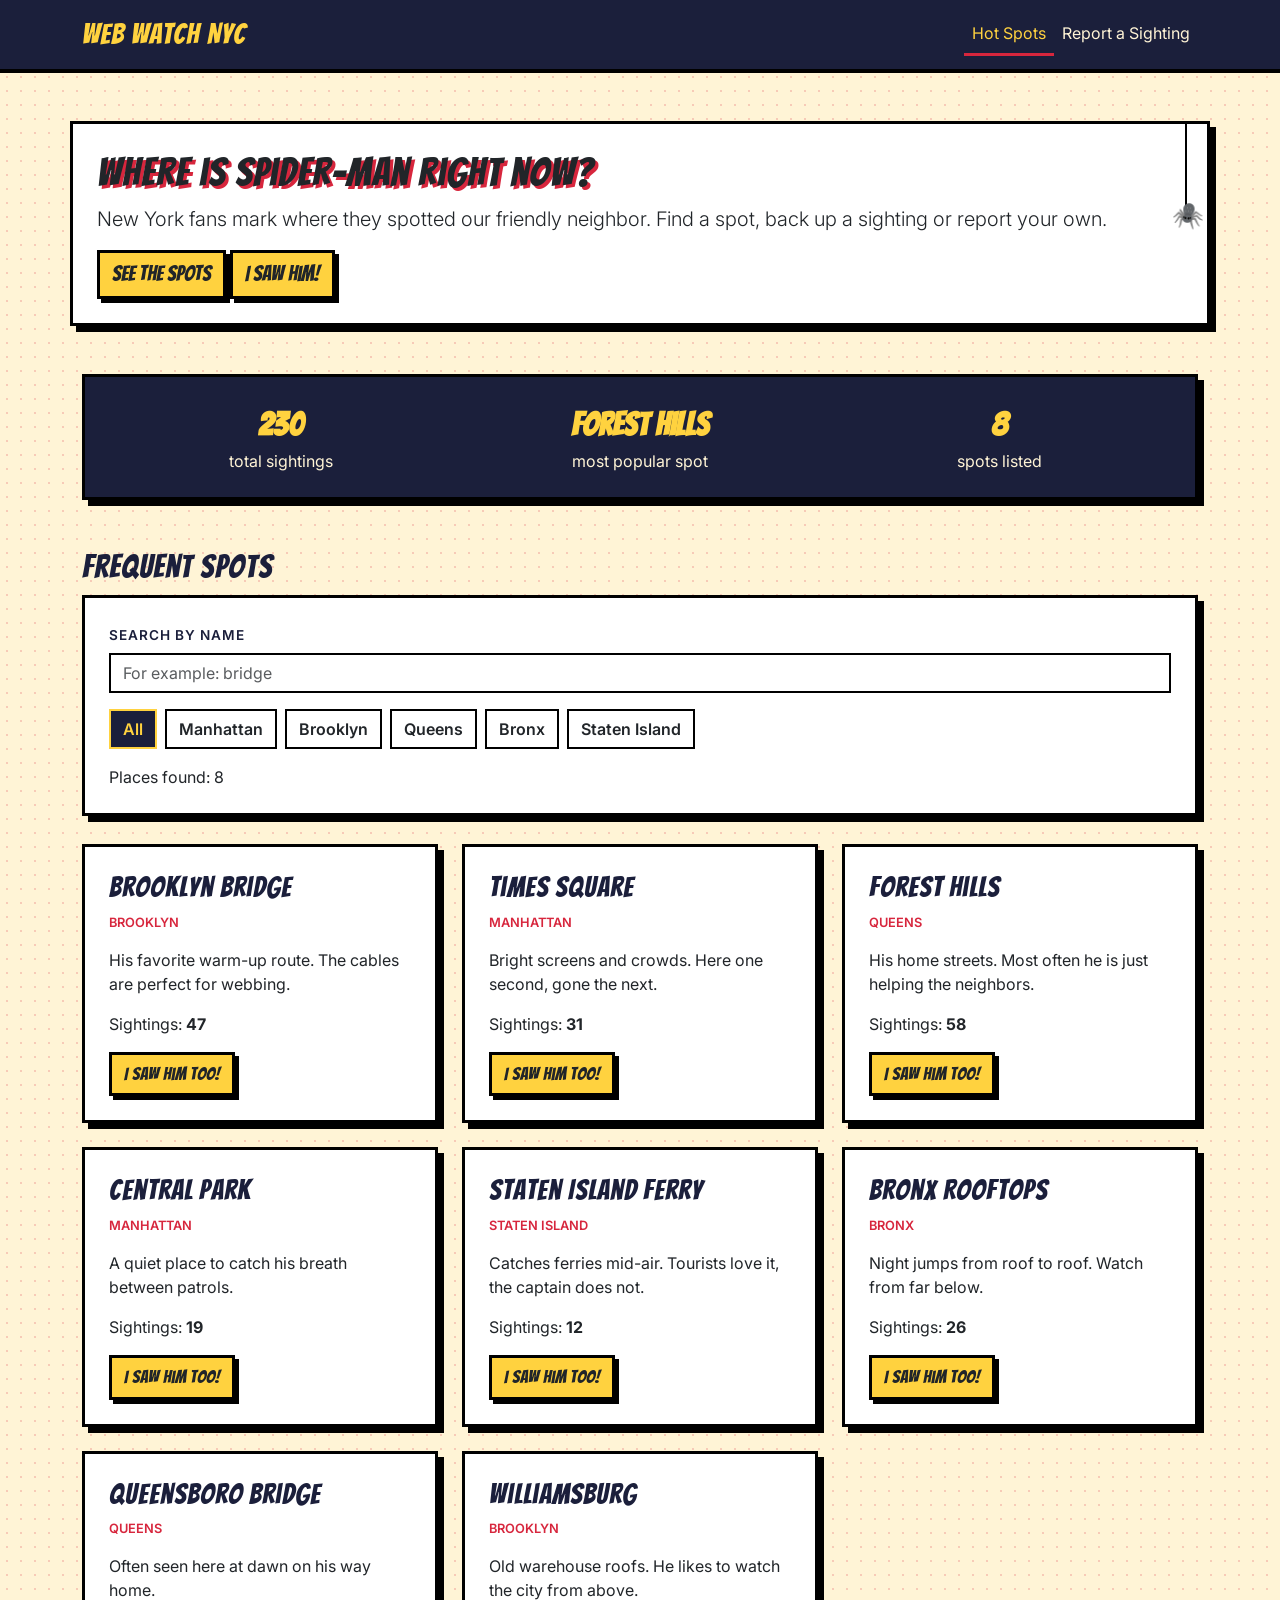
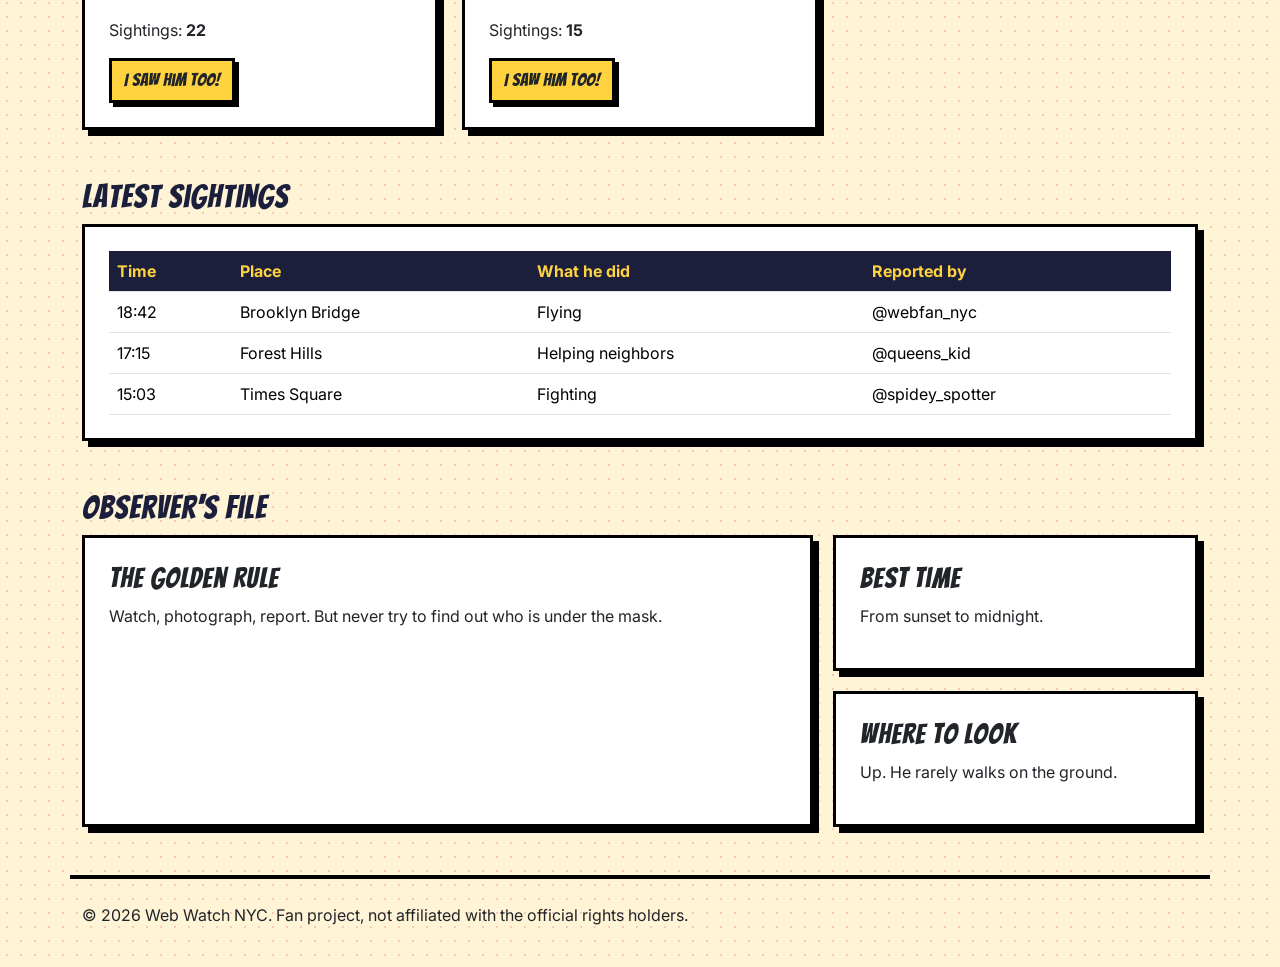
<file: index.html>
<!DOCTYPE html>
<html lang="en">
<head>
  <meta charset="UTF-8">
  <meta name="viewport" content="width=device-width, initial-scale=1">
  <title>Web Watch NYC — Hot Spots</title>
  <link href="https://cdn.jsdelivr.net/npm/bootstrap@5.3.3/dist/css/bootstrap.min.css" rel="stylesheet">
  <link href="https://fonts.googleapis.com/css2?family=Bangers&family=Inter:wght@400;600&family=Special+Elite&display=swap" rel="stylesheet">
  <link href="css/style.css" rel="stylesheet">
  <script src="https://ajax.googleapis.com/ajax/libs/jquery/3.7.1/jquery.min.js"></script>
  <script src="js/data.js" defer></script>
  <script src="js/main.js" defer></script>
  
</head>
<body>
  <header>
    <nav class="navbar navbar-expand-md">
      <div class="container">
        <a class="navbar-brand" href="index.html">WEB WATCH NYC</a>
        <button class="navbar-toggler" type="button" data-bs-toggle="collapse" data-bs-target="#mainMenu" aria-controls="mainMenu" aria-expanded="false" aria-label="Open menu">
          <span class="navbar-toggler-icon"></span>
        </button>
        <div class="collapse navbar-collapse" id="mainMenu">
          <ul class="navbar-nav ms-auto">
            <li class="nav-item"><a class="nav-link active" aria-current="page" href="index.html">Hot Spots</a></li>
            <li class="nav-item"><a class="nav-link " href="report.html">Report a Sighting</a></li>
          </ul>
        </div>
      </div>
    </nav>
  </header>

  <main>
    <section class="container my-5 comic-panel hero">
      <div class="thread"><span class="spider" aria-hidden="true">&#128375;&#65039;</span></div>
      <h1>Where is Spider-Man right now?</h1>
      <p class="lead">New York fans mark where they spotted our friendly neighbor. Find a spot, back up a sighting or report your own.</p>
      <a href="#spots" class="btn btn-web smooth">See the spots</a>
      <a href="report.html" class="btn btn-web">I saw him!</a>
    </section>

    <section class="container my-5" aria-label="Statistics">
      <div class="stats comic-panel">
        <div><strong id="statTotal">0</strong>total sightings</div>
        <div><strong id="statTop">-</strong>most popular spot</div>
        <div><strong id="statPlaces">0</strong>spots listed</div>
      </div>
    </section>

    <section id="spots" class="container my-5">
      <h2>Frequent Spots</h2>
      <div class="tools comic-panel">
        <label for="search" class="form-label">Search by name</label>
        <input type="search" id="search" class="form-control" placeholder="For example: bridge">
        <div class="filters" role="group" aria-label="Filter by borough">
          <button type="button" class="btn filter active" data-district="all">All</button>
          <button type="button" class="btn filter" data-district="Manhattan">Manhattan</button>
          <button type="button" class="btn filter" data-district="Brooklyn">Brooklyn</button>
          <button type="button" class="btn filter" data-district="Queens">Queens</button>
          <button type="button" class="btn filter" data-district="Bronx">Bronx</button>
          <button type="button" class="btn filter" data-district="Staten Island">Staten Island</button>
        </div>
        <p id="found" class="mb-0" aria-live="polite"></p>
      </div>
      <p id="empty" class="comic-panel mt-4">Nothing found. Spider-Man has not been there today. Try another word.</p>
      <div id="spotsList" class="row row-cols-1 row-cols-md-2 row-cols-lg-3 g-4 mt-1"></div>
    </section>

    <section class="container my-5">
      <h2>Latest Sightings</h2>
      <div class="table-responsive comic-panel">
        <table class="table mb-0">
          <caption class="visually-hidden">Latest Sightings</caption>
          <thead><tr><th scope="col">Time</th><th scope="col">Place</th><th scope="col">What he did</th><th scope="col">Reported by</th></tr></thead>
          <tbody>
            <tr><td>18:42</td><td>Brooklyn Bridge</td><td>Flying</td><td>@webfan_nyc</td></tr>
            <tr><td>17:15</td><td>Forest Hills</td><td>Helping neighbors</td><td>@queens_kid</td></tr>
            <tr><td>15:03</td><td>Times Square</td><td>Fighting</td><td>@spidey_spotter</td></tr>
          </tbody>
        </table>
      </div>
    </section>

    <section class="container my-5">
      <h2>Observer's File</h2>
      <div class="bento">
        <article class="bento-big comic-panel"><h3>The Golden Rule</h3><p>Watch, photograph, report. But never try to find out who is under the mask.</p></article>
        <article class="comic-panel"><h3>Best Time</h3><p>From sunset to midnight.</p></article>
        <article class="comic-panel"><h3>Where to Look</h3><p>Up. He rarely walks on the ground.</p></article>
      </div>
    </section>
  </main>

  <button id="toTop" aria-label="Back to top">&#8593;</button>
  <footer class="container py-4">
    <p>&copy; 2026 Web Watch NYC. Fan project, not affiliated with the official rights holders.</p>
  <script src="https://cdn.jsdelivr.net/npm/bootstrap@5.3.3/dist/js/bootstrap.bundle.min.js"></script>
</body>
</html>
</file>
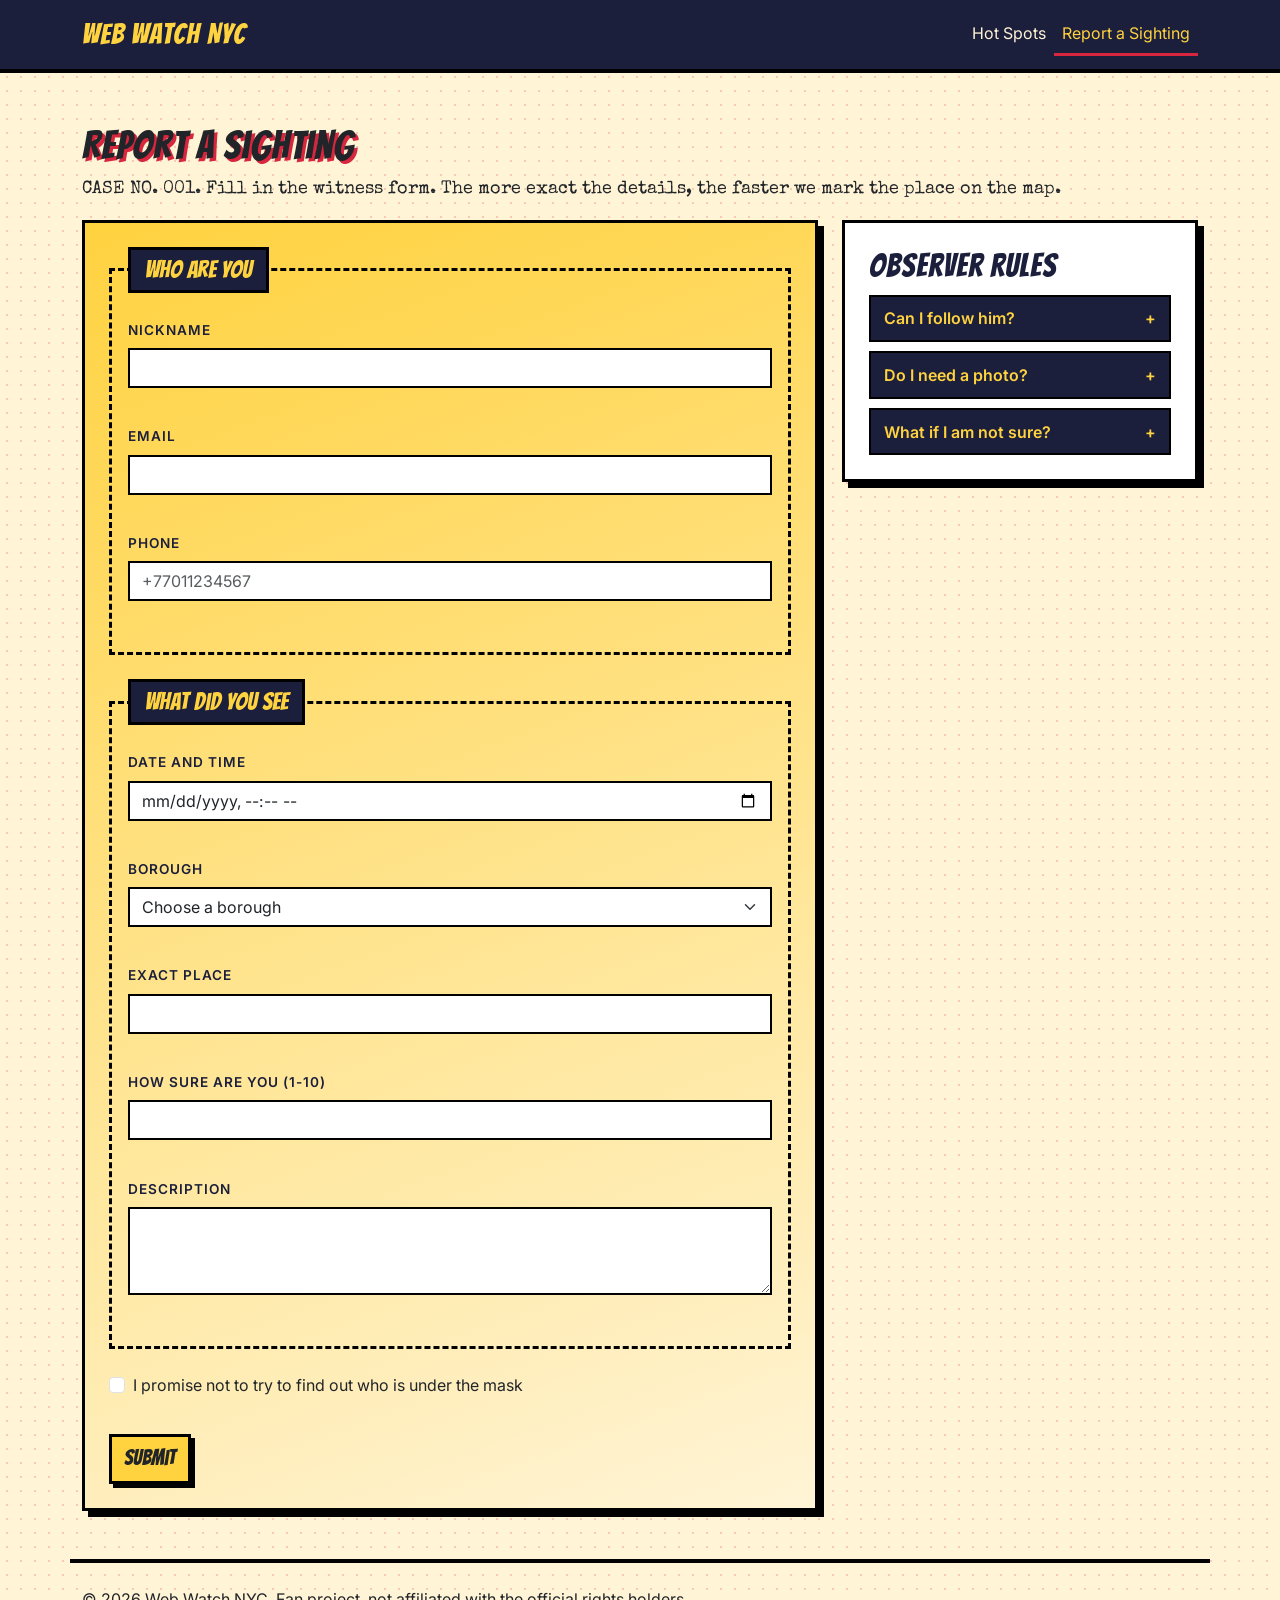
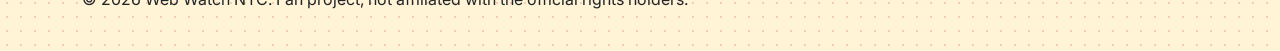
<file: report.html>
<!DOCTYPE html>
<html lang="en">
<head>
  <meta charset="UTF-8">
  <meta name="viewport" content="width=device-width, initial-scale=1">
  <title>Web Watch NYC — Report a Sighting</title>
  <link href="https://cdn.jsdelivr.net/npm/bootstrap@5.3.3/dist/css/bootstrap.min.css" rel="stylesheet">
  <link href="https://fonts.googleapis.com/css2?family=Bangers&family=Inter:wght@400;600&family=Special+Elite&display=swap" rel="stylesheet">
  <link href="css/style.css" rel="stylesheet">
  <script src="https://ajax.googleapis.com/ajax/libs/jquery/3.7.1/jquery.min.js"></script>
  <script src="js/data.js" defer></script>
  <script src="js/main.js" defer></script>
  <script src="js/form.js" defer></script>
</head>
<body>
  <header>
    <nav class="navbar navbar-expand-md">
      <div class="container">
        <a class="navbar-brand" href="index.html">WEB WATCH NYC</a>
        <button class="navbar-toggler" type="button" data-bs-toggle="collapse" data-bs-target="#mainMenu" aria-controls="mainMenu" aria-expanded="false" aria-label="Open menu">
          <span class="navbar-toggler-icon"></span>
        </button>
        <div class="collapse navbar-collapse" id="mainMenu">
          <ul class="navbar-nav ms-auto">
            <li class="nav-item"><a class="nav-link " href="index.html">Hot Spots</a></li>
            <li class="nav-item"><a class="nav-link active" aria-current="page" href="report.html">Report a Sighting</a></li>
          </ul>
        </div>
      </div>
    </nav>
  </header>

  <main>
    <section class="container my-5">
      <h1>Report a Sighting</h1>
      <p class="typewriter">CASE NO. 001. Fill in the witness form. The more exact the details, the faster we mark the place on the map.</p>

      <div id="success" class="success-box" role="status">Sighting received! Thanks, neighbor. We are already marking the spot.</div>

      <div class="row g-4">
        <div class="col-lg-8">
          <form id="form" class="comic-panel report-form" novalidate>
            <fieldset>
              <legend>Who are you</legend>
              <div class="mb-3">
                <label for="nick" class="form-label">Nickname</label>
                <input type="text" id="nick" class="form-control check">
                <div class="error"></div>
              </div>
              <div class="mb-3">
                <label for="email" class="form-label">Email</label>
                <input type="email" id="email" class="form-control check">
                <div class="error"></div>
              </div>
              <div class="mb-3">
                <label for="phone" class="form-label">Phone</label>
                <input type="tel" id="phone" class="form-control check" placeholder="+77011234567">
                <div class="error"></div>
              </div>
            </fieldset>

            <fieldset>
              <legend>What did you see</legend>
              <div class="mb-3">
                <label for="when" class="form-label">Date and time</label>
                <input type="datetime-local" id="when" class="form-control check">
                <div class="error"></div>
              </div>
              <div class="mb-3">
                <label for="area" class="form-label">Borough</label>
                <select id="area" class="form-select check">
                  <option value="">Choose a borough</option>
                  <option>Manhattan</option><option>Brooklyn</option><option>Queens</option><option>Bronx</option><option>Staten Island</option>
                </select>
                <div class="error"></div>
              </div>
              <div class="mb-3">
                <label for="place" class="form-label">Exact place</label>
                <input type="text" id="place" class="form-control check">
                <div class="error"></div>
              </div>
              <div class="mb-3">
                <label for="sure" class="form-label">How sure are you (1-10)</label>
                <input type="number" id="sure" class="form-control check">
                <div class="error"></div>
              </div>
              <div class="mb-3">
                <label for="text" class="form-label">Description</label>
                <textarea id="text" class="form-control check" rows="3"></textarea>
                <div class="error"></div>
              </div>
            </fieldset>

            <div class="mb-3">
              <div class="form-check">
                <input type="checkbox" id="promise" class="form-check-input check">
                <label for="promise" class="form-check-label">I promise not to try to find out who is under the mask</label>
              </div>
              <div class="error"></div>
            </div>
            <button type="submit" class="btn btn-web">Submit</button>
          </form>
        </div>

        <div class="col-lg-4">
          <div class="comic-panel">
            <h2>Observer Rules</h2>
            <button type="button" class="question">Can I follow him?</button>
            <div class="answer">No. Just report where you saw him. Do not get in the hero's way.</div>
            <button type="button" class="question">Do I need a photo?</button>
            <div class="answer">Not required, but a photo makes the sighting more credible.</div>
            <button type="button" class="question">What if I am not sure?</button>
            <div class="answer">Give a lower confidence score. We take it into account in the latest sightings list.</div>
          </div>
        </div>
      </div>
    </section>
  </main>

  <button id="toTop" aria-label="Back to top">&#8593;</button>
  <footer class="container py-4">
    <p>&copy; 2026 Web Watch NYC. Fan project, not affiliated with the official rights holders.</p>
  </footer>
  <script src="https://cdn.jsdelivr.net/npm/bootstrap@5.3.3/dist/js/bootstrap.bundle.min.js"></script>
</body>
</html>
</file>
<file: css/style.css>
/* ===== 1. Палитра ===== */
:root {
  --red: #d7263d;
  --navy: #1b1f3b;
  --cream: #fff4d6;
  --yellow: #ffd23f;
}

/* ===== 2. Фон и шрифты ===== */
body {
  font-family: "Inter", sans-serif;
  background-color: var(--cream);
  background-image: radial-gradient(circle, rgba(215, 38, 61, 0.2) 1.5px, transparent 1.5px);
  background-size: 14px 14px;
}
h1, h2, h3, .navbar-brand { font-family: "Bangers", cursive; font-weight: 400; letter-spacing: 1px; }
h1 { text-shadow: 3px 3px 0 var(--red); }
h2 { color: var(--navy); }

/* ===== 3. Шапка ===== */
.navbar { background-color: var(--navy); border-bottom: 4px solid black; }
.navbar-brand { color: var(--yellow); font-size: 1.8rem; }
.navbar .nav-link { color: var(--cream); }
.navbar .nav-link.active { color: var(--yellow); border-bottom: 3px solid var(--red); }
.navbar .nav-link:hover { color: var(--yellow); text-decoration: underline var(--red) 3px; }
.navbar-toggler-icon { filter: invert(1); }

/* ===== 4. Комикс-панель ===== */
.comic-panel { background-color: white; border: 3px solid black; box-shadow: 6px 6px 0 black; padding: 1.5rem; }

/* ===== 5. Кнопки ===== */
.btn-web {
  background-color: var(--yellow);
  border: 3px solid black;
  border-radius: 0;
  box-shadow: 4px 4px 0 black;
  font-family: "Bangers", cursive;
  font-size: 1.3rem;
  transition: 0.15s;
}
.btn-web:hover { background-color: var(--red); color: white; transform: translate(2px, 2px); box-shadow: 2px 2px 0 black; }

/* ===== 6. Карточки ===== */
.spot-card { transition: 0.2s; }
.spot-card:hover { transform: translate(-4px, -4px); box-shadow: 10px 10px 0 var(--red); }
.spot-card h3 { color: var(--navy); }
.spot-card:hover h3 { color: var(--red); }
.spot-area { color: var(--red); font-weight: 600; text-transform: uppercase; font-size: 0.8rem; }
.seen-btn { font-size: 1.1rem; }

/* ===== 7. Поиск и фильтры ===== */
.tools .form-control { border: 2px solid black; border-radius: 0; margin-bottom: 1rem; }
.filters { display: flex; flex-wrap: wrap; gap: 0.5rem; margin-bottom: 1rem; }
.filter { background-color: white; border: 2px solid black; border-radius: 0; font-weight: 600; transition: 0.15s; }
.filter:hover { background-color: var(--yellow); }
.filter.active { background-color: var(--navy); color: var(--yellow); }
#empty { display: none; font-weight: 600; }

/* ===== 8. Таблица ===== */
.table thead th { background-color: var(--navy); color: var(--yellow); }
.table tbody tr:hover td { background-color: var(--yellow); }

/* ===== 9. Flexbox: статистика ===== */
.stats { display: flex; flex-wrap: wrap; gap: 1rem; background-color: var(--navy); color: var(--cream); text-align: center; }
.stats div { flex: 1 1 150px; }
.stats strong { display: block; font-family: "Bangers", cursive; font-size: 2rem; color: var(--yellow); }

/* ===== 10. Grid: bento ===== */
.bento { display: grid; gap: 1.25rem; grid-template-columns: 1fr; }
@media (min-width: 768px) {
  .bento { grid-template-columns: 2fr 1fr; }
  .bento-big { grid-row: span 2; }
}

/* ===== 11. Паучок на нити ===== */
.hero { position: relative; overflow: hidden; }
.thread {
  position: absolute; top: 0; right: 20px; width: 2px; height: 90px; background-color: black;
  transform-origin: top center;
  animation: drop 1.5s ease-out, swing 3s ease-in-out 1.5s infinite alternate;
}
.spider { position: absolute; bottom: -20px; left: -13px; font-size: 1.6rem; }
@keyframes drop { from { height: 0; } to { height: 90px; } }
@keyframes swing { from { transform: rotate(-12deg); } to { transform: rotate(12deg); } }

/* ===== 12. Форма ===== */
.typewriter { font-family: "Special Elite", monospace; font-size: 1.1rem; }
.report-form { background: linear-gradient(160deg, var(--yellow), var(--cream)); }
.report-form fieldset { border: 3px dashed black; padding: 1rem; margin-bottom: 1.5rem; }
.report-form legend { float: none; width: auto; padding: 2px 14px; background-color: var(--navy); color: var(--yellow); border: 3px solid black; font-family: "Bangers", cursive; font-size: 1.5rem; }
.form-label { font-weight: 600; text-transform: uppercase; font-size: 0.85rem; letter-spacing: 1px; color: var(--navy); }
.form-control, .form-select { border: 2px solid black; border-radius: 0; }
.form-control:focus, .form-select:focus { border-color: var(--red); box-shadow: 3px 3px 0 var(--red); }
.form-check-input:checked { background-color: var(--red); border-color: black; }
.error { color: var(--red); font-weight: 600; font-size: 0.9rem; min-height: 1.2rem; }
.is-invalid { border-color: var(--red) !important; }

/* Сообщение об успехе */
.success-box { display: none; background-color: #7bd389; border: 3px solid black; box-shadow: 6px 6px 0 black; padding: 1rem; margin-bottom: 1.5rem; font-weight: 600; }

/* ===== 13. Аккордеон ===== */
.question {
  display: block; width: 100%; text-align: left; background-color: var(--navy); color: var(--yellow);
  border: 2px solid black; padding: 0.6rem 0.8rem; margin-top: 0.6rem; font-weight: 600; transition: 0.15s;
}
.question:hover { background-color: var(--red); color: white; }
.question::after { content: " +"; float: right; }
.question.open::after { content: " -"; }
.answer { display: none; border: 2px solid black; border-top: 0; padding: 0.7rem; background-color: var(--cream); }

/* ===== 14. Кнопка «Наверх» ===== */
#toTop {
  display: none; position: fixed; right: 16px; bottom: 16px; width: 48px; height: 48px;
  background-color: var(--yellow); border: 3px solid black; box-shadow: 3px 3px 0 black; font-size: 1.5rem; transition: 0.15s;
}
#toTop:hover { background-color: var(--red); color: white; }

/* ===== 15. Фокус с клавиатуры ===== */
a:focus-visible, button:focus-visible, input:focus-visible, select:focus-visible, textarea:focus-visible {
  outline: 3px solid var(--red); outline-offset: 2px;
}

/* ===== 16. Подвал ===== */
footer { border-top: 4px solid black; margin-top: 3rem; }
.credits { font-size: 0.8rem; }
</file>
